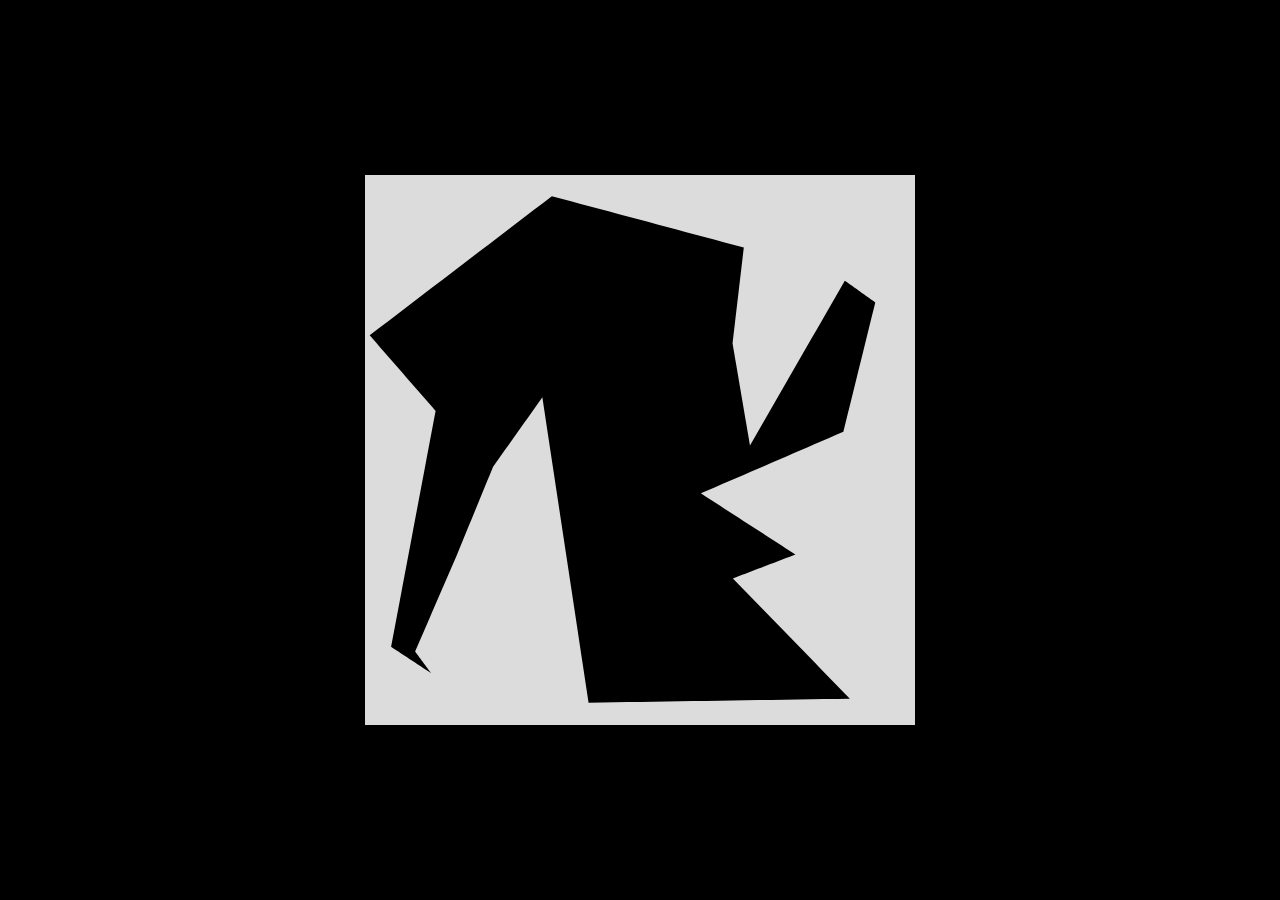
<file: Concave-Hull-Multi/index.html>
<!DOCTYPE html>
<html lang="en">

<head>
    <link rel="stylesheet" type="text/css" href="style.css">
    <meta charset="utf-8">
    <script src="libraries/p5.min.js" type="text/javascript"></script>
    <script src="libraries/socket.io.js" type="text/javascript"></script>
    <script src="frame-export.js" type="text/javascript"></script>
    <script src="sketch2.js"></script>
    <script src="hull.js"></script>
    <script src="sequence.js"></script>
</head>

<body>
</body>

</html>
</file>
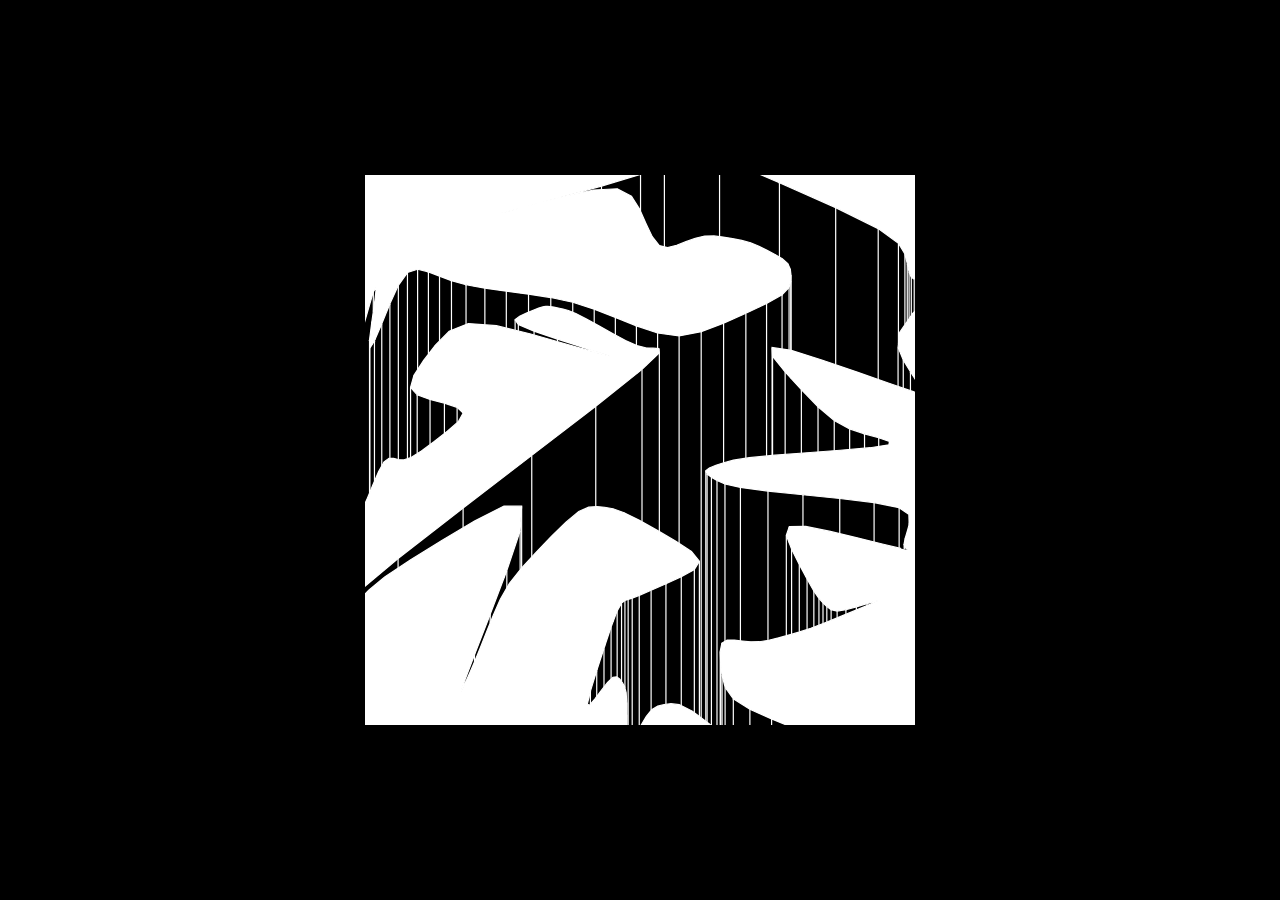
<file: Intersection-Rotation/index.html>
<!DOCTYPE html>
<html lang="en">

<head>
    <script src="libraries/p5.min.js" type="text/javascript"></script>
    <script src="libraries/socket.io.js" type="text/javascript"></script>
    <script src="frame-export.js" type="text/javascript"></script>
    <script src="complex-numbers.js"></script>
    <script src="static-points.js"></script>
    <script src="sketch.js"></script>
    <script src="hull.js"></script>
    <link rel="stylesheet" type="text/css" href="style.css">
    <meta charset="utf-8">
</head>

<body>
</body>

</html>
</file>
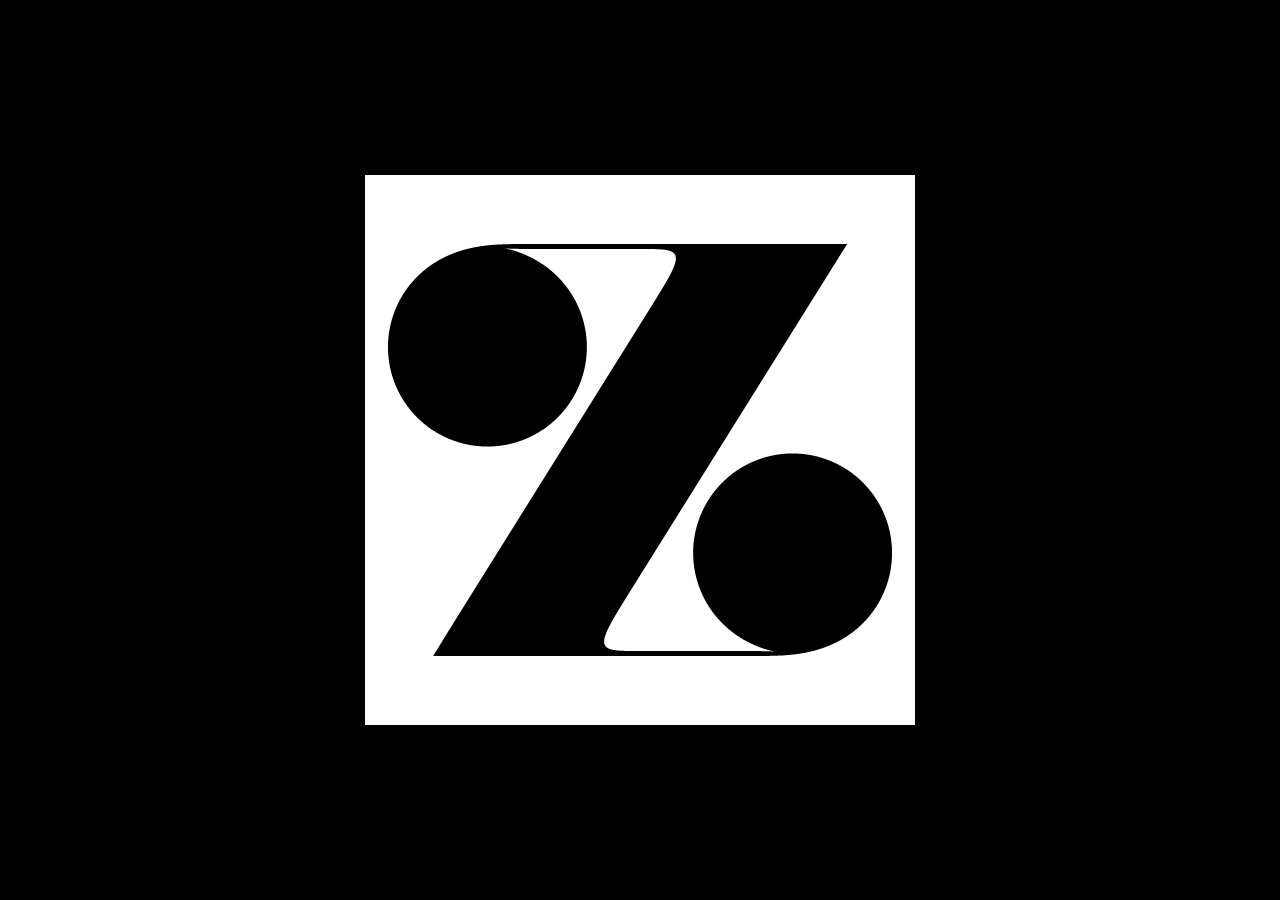
<file: Typography/index.html>
<!DOCTYPE html>
<html lang="en">

<head>
    <script src="libraries/p5.min.js" type="text/javascript"></script>
    <script src="libraries/socket.io.js" type="text/javascript"></script>
    <script src="frame-export.js" type="text/javascript"></script>
    <script src="complex-numbers.js"></script>
    <script src="sketch.js"></script>
    <script src="hull.js"></script>
    <link rel="stylesheet" type="text/css" href="style.css">
    <meta charset="utf-8">
</head>

<body>
</body>

</html>
</file>
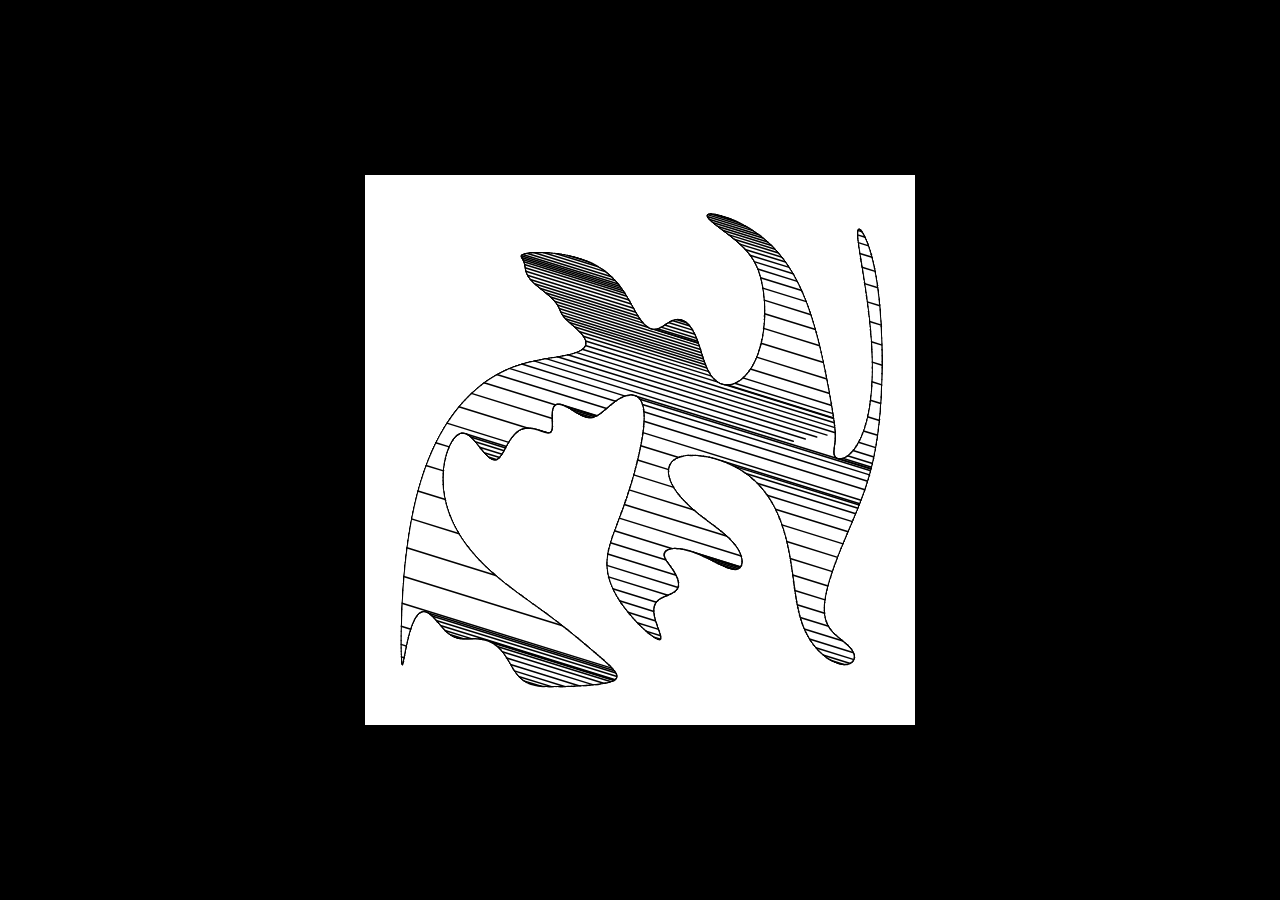
<file: Vanishing-Point/index.html>
<!DOCTYPE html>
<html lang="en">

<head>
    <script src="libraries/p5.min.js" type="text/javascript"></script>
    <script src="libraries/socket.io.js" type="text/javascript"></script>
    <script src="frame-export.js" type="text/javascript"></script>
    <script src="complex-numbers.js"></script>
    <script src="static-points.js"></script>
    <script src="shapes.js"></script>
    <script src="sketchcfb.js"></script>
    <script src="hull.js"></script>
    <link rel="stylesheet" type="text/css" href="style.css">
    <meta charset="utf-8">
</head>

<body>
</body>

</html>
</file>
<file: Concave-Hull-Multi/style.css>
body {
    padding: 0;
    margin: 0;

    background-color: #000000;
}

canvas {
    display: block;
    margin: auto;
    position: absolute;
    top: 0;
    left: 0;
    bottom: 0;
    right: 0;
}

.turtle {
    z-index: 1;
}

.sketch {
    z-index: 0;
}
</file>
<file: Intersection-Rotation/style.css>
body {
    padding: 0;
    margin: 0;

    background-color: #000000;
}

canvas {
    display: block;
    margin: auto;
    position: absolute;
    top: 0;
    left: 0;
    bottom: 0;
    right: 0;
}

.turtle {
    z-index: 1;
}

.sketch {
    z-index: 0;
}
</file>
<file: Typography/style.css>
body {
    padding: 0;
    margin: 0;

    background-color: #000000;
}

canvas {
    display: block;
    margin: auto;
    position: absolute;
    top: 0;
    left: 0;
    bottom: 0;
    right: 0;
}

.turtle {
    z-index: 1;
}

.sketch {
    z-index: 0;
}
</file>
<file: Vanishing-Point/style.css>
body {
    padding: 0;
    margin: 0;

    background-color: #000000;
}

canvas {
    display: block;
    margin: auto;
    position: absolute;
    top: 0;
    left: 0;
    bottom: 0;
    right: 0;
}

.turtle {
    z-index: 1;
}

.sketch {
    z-index: 0;
}
</file>
